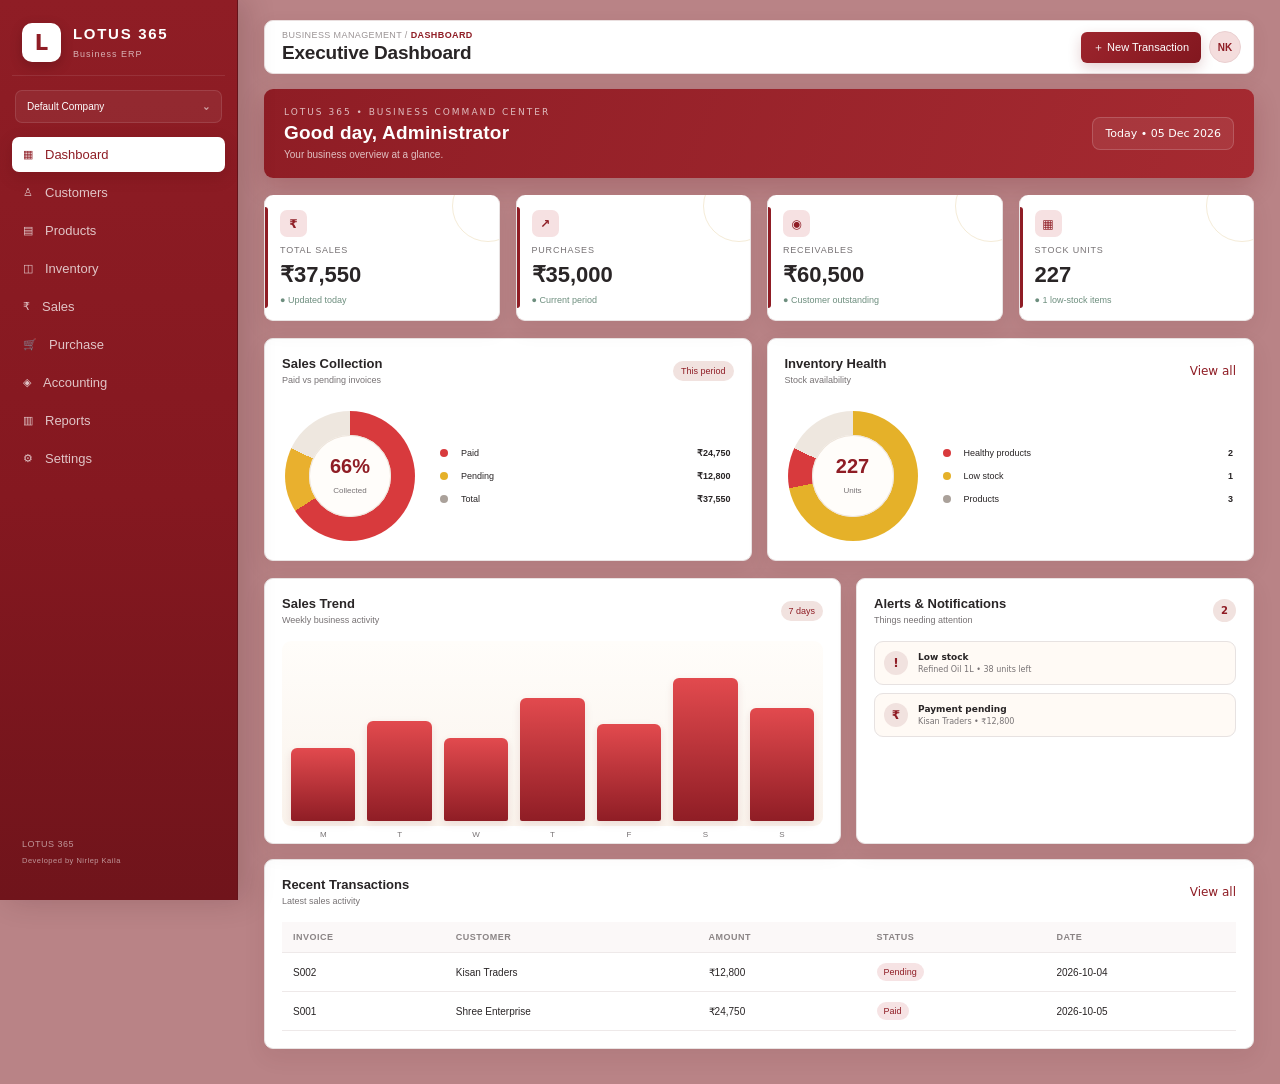
<file: index.html>
<!doctype html>
<html lang="en">
<head>
<meta charset="UTF-8"><meta name="viewport" content="width=device-width,initial-scale=1">
<title>LOTUS 365 ERP</title>
<link rel="stylesheet" href="style.css">
</head>
<body>
<div id="app">
<aside class="sidebar">
  <div class="brand"><div class="logo">L</div><div><b>LOTUS 365</b><span>Business ERP</span></div></div>
  <div class="company"><span>Default Company</span><strong>⌄</strong></div>
  <nav id="nav">
    <button class="active" data-page="dashboard">▦ <span>Dashboard</span></button>
    <button data-page="customers">♙ <span>Customers</span></button>
    <button data-page="products">▤ <span>Products</span></button>
    <button data-page="inventory">◫ <span>Inventory</span></button>
    <button data-page="sales">₹ <span>Sales</span></button>
    <button data-page="purchase">🛒 <span>Purchase</span></button>
    <button data-page="accounting">◈ <span>Accounting</span></button>
    <button data-page="reports">▥ <span>Reports</span></button>
    <button data-page="settings">⚙ <span>Settings</span></button>
  </nav>
  <div class="sidebar-foot">LOTUS 365<br><small>Developed by Nirlep Kaila</small></div>
</aside>
<main class="main">
<header><div><div class="crumb">Business Management / <b id="pageName">Dashboard</b></div><h1 id="title">Executive Dashboard</h1></div><div class="head-actions"><button id="quickAdd" class="primary">＋ New Transaction</button><div class="avatar">NK</div></div></header>
<section id="content"></section>
</main>
</div>
<div id="modal" class="modal hidden"><div class="modal-card"><div class="modal-head"><h2 id="modalTitle">New Record</h2><button id="closeModal">×</button></div><form id="recordForm"></form></div></div>
<script src="app.js"></script>
</body></html>
</file>
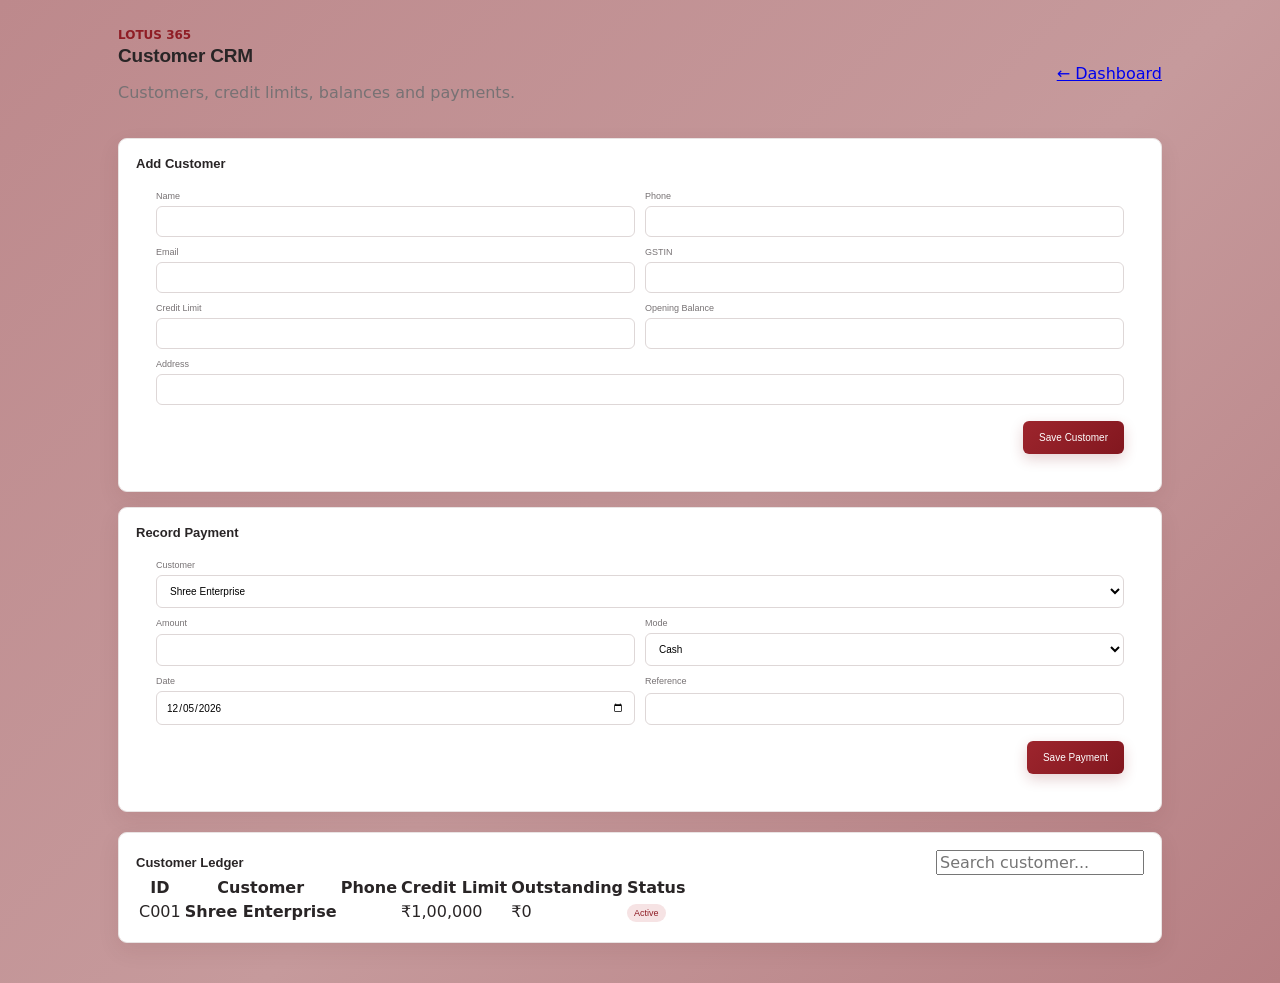
<file: crm.html>
<!doctype html><html><head><meta charset="utf-8"><meta name="viewport" content="width=device-width,initial-scale=1"><title>LOTUS 365 CRM</title><link rel="stylesheet" href="style.css"></head><body><main style="max-width:1100px;margin:auto;padding:28px"><div style="display:flex;justify-content:space-between;align-items:center;gap:15px"><div><div style="color:var(--red);font-size:12px;font-weight:800">LOTUS 365</div><h1 style="margin:3px 0">Customer CRM</h1><p style="color:var(--muted)">Customers, credit limits, balances and payments.</p></div><a class="button" href="index.html">← Dashboard</a></div><div class="grid-2" style="margin-top:20px"><section class="card section"><h3>Add Customer</h3><form id="customerForm" class="form"><div class="field"><label>Name</label><input id="name" required></div><div class="field"><label>Phone</label><input id="phone"></div><div class="field"><label>Email</label><input id="email" type="email"></div><div class="field"><label>GSTIN</label><input id="gstin"></div><div class="field"><label>Credit Limit</label><input id="creditLimit" type="number" min="0"></div><div class="field"><label>Opening Balance</label><input id="openingBalance" type="number"></div><div class="field full"><label>Address</label><input id="address"></div><div class="form-actions"><button class="primary">Save Customer</button></div></form></section><section class="card section"><h3>Record Payment</h3><form id="paymentForm" class="form"><div class="field full"><label>Customer</label><select id="customerId"></select></div><div class="field"><label>Amount</label><input id="amount" type="number" min="1" required></div><div class="field"><label>Mode</label><select id="mode"><option>Cash</option><option>Bank</option><option>UPI</option><option>Cheque</option></select></div><div class="field"><label>Date</label><input id="date" type="date"></div><div class="field"><label>Reference</label><input id="reference"></div><div class="form-actions"><button class="primary">Save Payment</button></div></form></section></div><section class="card section" style="margin-top:20px"><div style="display:flex;justify-content:space-between;align-items:center"><h3>Customer Ledger</h3><input id="search" placeholder="Search customer..." style="max-width:250px"></div><div class="table-wrap"><table><thead><tr><th>ID</th><th>Customer</th><th>Phone</th><th>Credit Limit</th><th>Outstanding</th><th>Status</th></tr></thead><tbody id="rows"></tbody></table></div></section><div id="msg" style="margin-top:12px;color:var(--green);font-size:13px"></div></main><script src="crm.js"></script><script>function render(){const q=search.value.toLowerCase();const d=lotusCRM.load();customerId.innerHTML=d.customers.map(c=>'<option value="'+c.id+'">'+c.name+'</option>').join('');rows.innerHTML=d.customers.filter(c=>c.name.toLowerCase().includes(q)||c.id.toLowerCase().includes(q)).map(c=>{const b=lotusCRM.balance(c.id);return '<tr><td>'+c.id+'</td><td><b>'+c.name+'</b></td><td>'+c.phone+'</td><td>₹'+c.creditLimit.toLocaleString('en-IN')+'</td><td>₹'+b.toLocaleString('en-IN')+'</td><td><span class="badge">'+(b>c.creditLimit&&c.creditLimit>0?'Over Limit':'Active')+'</span></td></tr>'}).join('')}customerForm.onsubmit=e=>{e.preventDefault();lotusCRM.addCustomer({name:name.value,phone:phone.value,email:email.value,gstin:gstin.value,creditLimit:creditLimit.value,openingBalance:openingBalance.value,address:address.value});e.target.reset();msg.textContent="Customer saved successfully.";render()};paymentForm.onsubmit=e=>{e.preventDefault();lotusCRM.addPayment({customerId:customerId.value,amount:amount.value,mode:mode.value,date:date.value,reference:reference.value});e.target.reset();msg.textContent="Payment recorded successfully.";render()};search.oninput=render;date.value=new Date().toISOString().slice(0,10);render()</script></body></html>
</file>
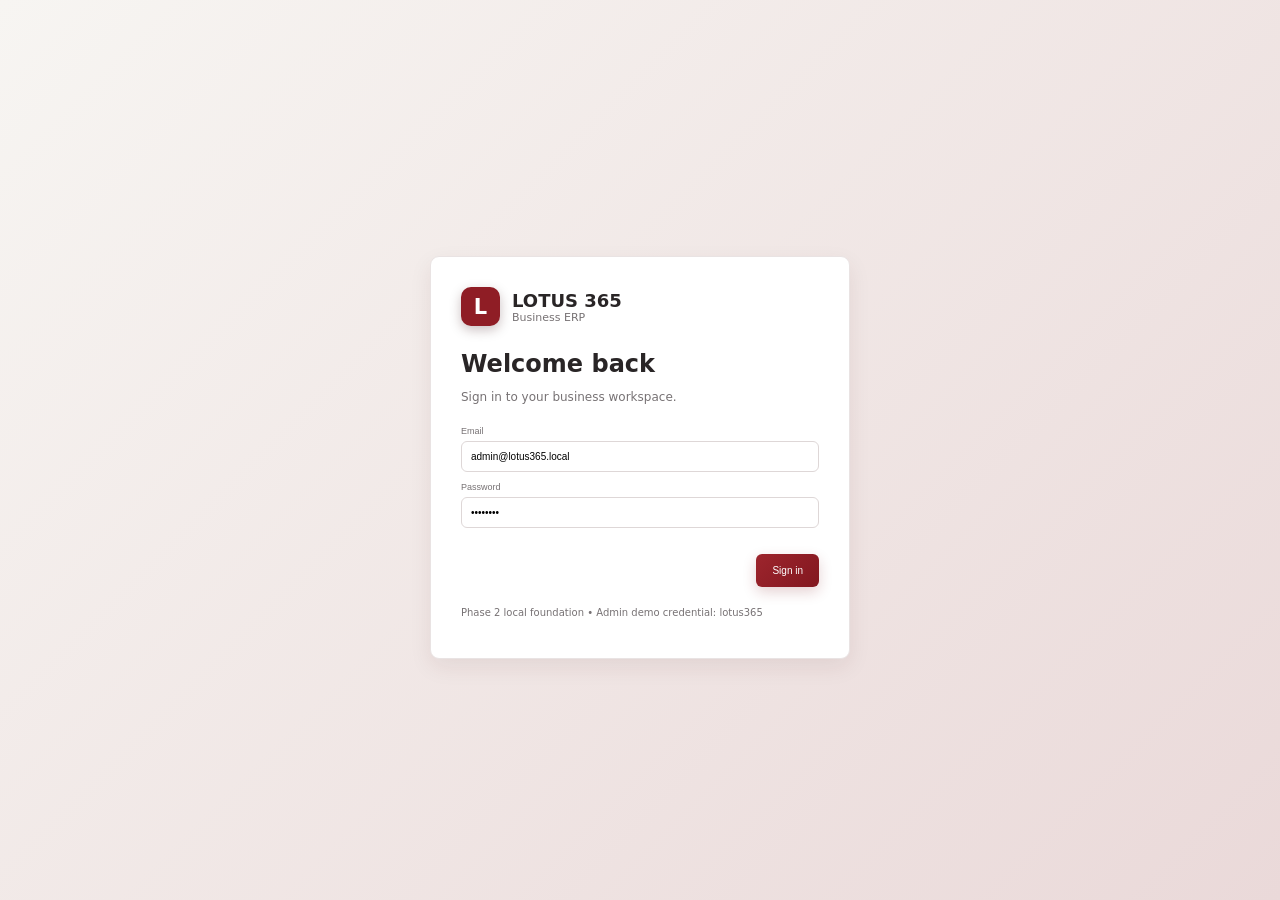
<file: login.html>
<!doctype html><html><head><meta charset="utf-8"><meta name="viewport" content="width=device-width,initial-scale=1"><title>LOTUS 365 — Sign in</title><link rel="stylesheet" href="style.css"></head><body><div style="min-height:100vh;display:grid;place-items:center;padding:20px;background:linear-gradient(135deg,#f7f5f2,#ead9d9)"><div class="card section" style="width:min(420px,100%);padding:30px"><div style="display:flex;align-items:center;gap:12px;margin-bottom:24px"><div class="logo" style="background:var(--red);color:#fff">L</div><div><b style="font-size:18px">LOTUS 365</b><div style="font-size:11px;color:var(--muted)">Business ERP</div></div></div><h2 style="margin:0 0 6px">Welcome back</h2><p style="color:var(--muted);font-size:12px;margin-bottom:22px">Sign in to your business workspace.</p><form id="login" class="form" style="padding:0"><div class="field full"><label>Email</label><input id="email" type="email" value="admin@lotus365.local" required></div><div class="field full"><label>Password</label><input id="password" type="password" value="lotus365" required></div><div id="err" class="danger" style="grid-column:1/-1;font-size:12px"></div><div class="form-actions"><button class="primary">Sign in</button></div></form><p style="font-size:10px;color:var(--muted);margin-top:20px">Phase 2 local foundation • Admin demo credential: lotus365</p></div></div><script src="phase2-core.js"></script><script>document.getElementById("login").onsubmit=e=>{e.preventDefault();const r=lotusCore.login(email.value,password.value);if(r.ok)location.href="index.html";else err.textContent=r.message}</script></body></html>
</file>
<file: style.css>
:root{--red:#7b1820;--red2:#98232b;--coral:#d83a3d;--gold:#c99a3b;--gold2:#e4c77d;--bg:#f4f0e9;--card:#fffdfa;--text:#292321;--muted:#766f69;--line:#ded6cc;--green:#286b4d;--shadow:0 10px 30px rgba(60,40,30,.09);--shadow2:0 20px 55px rgba(60,30,25,.13)}*{box-sizing:border-box}body{margin:0;font-family:Georgia,"Times New Roman",serif;background:radial-gradient(circle at top right,#fffaf2 0,#f4f0e9 42%,#eee7de 100%);color:var(--text)}button,input,select{font:inherit}.sidebar{position:fixed;inset:0 auto 0 0;width:255px;background:linear-gradient(180deg,#77161e,#551017 70%,#3e0c12);color:#fff;padding:24px 15px;display:flex;flex-direction:column;box-shadow:8px 0 35px rgba(50,10,15,.16)}.brand{display:flex;align-items:center;gap:12px;padding:0 10px 23px}.logo{width:43px;height:43px;border-radius:12px;background:linear-gradient(145deg,#fff,#eee2d4);color:var(--red);display:grid;place-items:center;font-weight:900;font-size:24px;box-shadow:0 5px 15px #0003}.brand b{display:block;letter-spacing:2px;font-size:16px}.brand span{font-size:10px;opacity:.65;letter-spacing:1px}.company{border:1px solid #ffffff22;background:#ffffff0d;border-radius:10px;padding:12px;margin:0 4px 18px;display:flex;justify-content:space-between;font-size:12px}.company strong{opacity:.55}nav{display:grid;gap:5px}nav button{border:0;background:transparent;color:#fff;text-align:left;padding:12px 13px;border-radius:9px;cursor:pointer;display:flex;gap:12px;align-items:center;opacity:.72;transition:.2s}nav button:hover,nav button.active{background:linear-gradient(90deg,#ffffff18,#ffffff08);opacity:1}nav button.active{box-shadow:inset 3px 0 var(--gold2),0 4px 15px #0002}nav button span{font-size:13px}.sidebar-foot{margin-top:auto;padding:14px 10px;color:#fff;font-size:10px;opacity:.55;letter-spacing:.5px}.main{margin-left:255px;min-height:100vh;padding:28px 34px}header{display:flex;justify-content:space-between;align-items:center;margin-bottom:25px}.crumb{font-size:10px;color:var(--muted);margin-bottom:7px;text-transform:uppercase;letter-spacing:1.5px}h1{margin:0;font-size:28px;font-weight:700;letter-spacing:-.4px}.head-actions{display:flex;gap:10px;align-items:center}.primary{background:linear-gradient(135deg,var(--red2),var(--red));color:#fff;border:0;border-radius:8px;padding:11px 16px;cursor:pointer;box-shadow:0 6px 18px #77161e2e}.avatar{width:39px;height:39px;border-radius:50%;background:#eadbd0;color:var(--red);display:grid;place-items:center;font-size:12px;font-weight:700;border:1px solid #d6c5b7}.grid{display:grid;grid-template-columns:repeat(4,1fr);gap:16px}.card{background:rgba(255,253,250,.94);border:1px solid var(--line);border-radius:13px;box-shadow:var(--shadow)}.kpi{padding:19px;position:relative;overflow:hidden}.kpi:after{content:"";position:absolute;width:70px;height:70px;border:1px solid #c99a3b33;border-radius:50%;right:-25px;top:-25px}.kpi .label{font-size:11px;color:var(--muted);text-transform:uppercase;letter-spacing:1px}.kpi .value{font-size:26px;font-weight:700;margin:8px 0}.up{color:var(--green);font-size:11px}.section{margin-top:19px;padding:21px}.section-head{display:flex;align-items:center;justify-content:space-between;margin-bottom:16px}.section h3{margin:0;font-size:16px}.link{color:var(--red);font-size:12px;cursor:pointer}.table-wrap{overflow:auto}.table{width:100%;border-collapse:collapse;font-size:12px}.table th{text-align:left;color:var(--muted);font-weight:600;background:#f7f2eb}.table th,.table td{padding:13px;border-bottom:1px solid var(--line);white-space:nowrap}.badge{display:inline-block;padding:4px 8px;border-radius:20px;background:#f1e2df;color:var(--red);font-size:10px}.toolbar{display:flex;justify-content:space-between;gap:10px;margin-bottom:14px}.search{border:1px solid var(--line);background:#fffdfa;border-radius:8px;padding:10px 11px;width:260px}.btn{border:1px solid var(--line);background:#fffdfa;border-radius:8px;padding:9px 13px;cursor:pointer}.btn:hover{background:#f7f0e8}.chart{height:210px;display:flex;align-items:end;gap:12px;padding:20px 10px 5px}.bar{flex:1;background:linear-gradient(#d83a3d,#7b1820);border-radius:6px 6px 2px 2px;min-width:20px;position:relative;box-shadow:0 4px 10px #7b182022}.bar i{position:absolute;bottom:-18px;left:50%;font-style:normal;font-size:9px;color:var(--muted);transform:translateX(-50%)}.two{display:grid;grid-template-columns:1.5fr 1fr;gap:19px}.empty{text-align:center;color:var(--muted);padding:35px}.modal{position:fixed;inset:0;background:#21191acc;display:grid;place-items:center;padding:20px;z-index:5}.hidden{display:none}.modal-card{background:#fffdfa;width:min(560px,100%);border-radius:14px;box-shadow:var(--shadow2)}.modal-head{display:flex;justify-content:space-between;padding:19px 20px;border-bottom:1px solid var(--line)}.modal-head h2{font-size:17px;margin:0}.modal-head button{border:0;background:transparent;font-size:25px;cursor:pointer}.form{padding:20px;display:grid;grid-template-columns:1fr 1fr;gap:13px}.field{display:grid;gap:6px}.field.full{grid-column:1/-1}.field label{font-size:11px;color:var(--muted)}.field input,.field select{border:1px solid var(--line);border-radius:8px;padding:10px;background:#fffdfa;outline:none}.field input:focus,.field select:focus{border-color:var(--gold)}.form-actions{grid-column:1/-1;display:flex;justify-content:flex-end;gap:8px;margin-top:6px}.danger{color:#a52b31}.stat-list{display:grid;gap:12px}.stat-row{display:flex;justify-content:space-between;padding-bottom:10px;border-bottom:1px solid var(--line);font-size:12px}.settings{display:grid;gap:14px}.notice{padding:13px;border-radius:9px;background:#fbf0dc;border:1px solid #e6c98f;color:#73551e;font-size:12px}@media(max-width:850px){.sidebar{width:72px;padding:15px 8px}.brand div:not(.logo),.company,nav button span,.sidebar-foot{display:none}.brand{padding:5px 8px 20px}.main{margin-left:72px;padding:18px}.grid{grid-template-columns:1fr 1fr}.two{grid-template-columns:1fr}header{align-items:flex-start}.head-actions .primary{display:none}}@media(max-width:560px){.grid{grid-template-columns:1fr}.form{grid-template-columns:1fr}.field.full{grid-column:auto}.search{width:180px}h1{font-size:21px}}
/* Reference-inspired LOTUS 365 dashboard */
body:has(.dashboard-welcome){background:#b98386}
.dashboard-welcome{display:flex;justify-content:space-between;align-items:center;background:linear-gradient(135deg,#8d1d24,#a52a31);color:#fff;border-radius:14px;padding:22px 25px;margin-bottom:17px;box-shadow:0 12px 30px #64131a30}
.dashboard-welcome .eyebrow{font-size:9px;letter-spacing:2px;opacity:.7;margin-bottom:5px}
.dashboard-welcome h2{margin:0;font-size:22px;letter-spacing:.2px}
.dashboard-welcome p{margin:5px 0 0;font:12px Inter,system-ui,sans-serif;opacity:.72}
.dash-date{font:11px Inter,system-ui,sans-serif;border:1px solid #ffffff2b;background:#ffffff12;padding:9px 12px;border-radius:8px}
.dashboard-welcome~.grid{grid-template-columns:repeat(4,1fr)}
.kpi{border-top:3px solid var(--red);min-height:118px}
.kpi-icon{width:30px;height:30px;border-radius:8px;background:#f2dfdf;color:var(--red);display:grid;place-items:center;font:700 14px Inter,system-ui,sans-serif;margin-bottom:8px}
.dashboard-grid{display:grid;grid-template-columns:1fr 1fr;gap:17px;margin-top:17px}
.dashboard-grid.lower{grid-template-columns:1.45fr 1fr}
.dashboard-grid .section{margin-top:0}
.section-head small{display:block;color:var(--muted);font:10px Inter,system-ui,sans-serif;margin-top:4px}
.period-pill{font:10px Inter,system-ui,sans-serif;background:#f1e2df;color:var(--red);padding:6px 9px;border-radius:20px}
.donut-row{display:flex;align-items:center;gap:25px;padding:10px 3px 2px}
.donut{width:145px;height:145px;flex:0 0 145px;border-radius:50%;background:conic-gradient(#d83a3d 0 var(--paid),#e9b02e var(--paid) 82%,#eee7df 82% 100%);display:grid;place-items:center;position:relative}
.donut:after{content:'';position:absolute;width:91px;height:91px;background:#fffdfa;border-radius:50%;box-shadow:inset 0 0 0 1px #eee5dc}
.donut>div{position:relative;z-index:1;text-align:center}
.donut b{display:block;font:700 22px Georgia,serif;color:var(--red)}
.donut span{font:9px Inter,system-ui,sans-serif;color:var(--muted)}
.stock-donut{background:conic-gradient(#e5b129 0 72%,#d83a3d 72% 82%,#eee7df 82% 100%)}
.legend{flex:1;display:grid;gap:13px}
.legend>div{display:grid;grid-template-columns:14px 1fr auto;align-items:center;gap:7px;font:11px Inter,system-ui,sans-serif}
.legend b{font-size:11px;color:var(--text)}
.dot{width:8px;height:8px;border-radius:50%;display:block}
.dot.paid{background:#d83a3d}.dot.pending{background:#e5b129}.dot.total{background:#aaa19a}
.alert-count{min-width:23px;height:23px;border-radius:50%;display:grid;place-items:center;background:#f1e2df;color:var(--red);font:700 10px Inter,system-ui,sans-serif}
.alert-list{display:grid;gap:8px;margin-top:8px}
.alert-item{display:flex;gap:10px;align-items:center;border:1px solid var(--line);background:#fffaf5;border-radius:9px;padding:11px}
.alert-mark{width:27px;height:27px;border-radius:50%;display:grid;place-items:center;background:#f1e2df;color:var(--red);font:700 12px Inter,system-ui,sans-serif}
.alert-item b,.alert-item small{display:block}.alert-item b{font:600 11px Inter,system-ui,sans-serif}.alert-item small{font:10px Inter,system-ui,sans-serif;color:var(--muted);margin-top:3px}
.dashboard-grid .chart{background:linear-gradient(180deg,#fffdfa,#faf3ec);border-radius:9px}
@media(max-width:900px){.dashboard-grid,.dashboard-grid.lower{grid-template-columns:1fr}.dashboard-welcome{align-items:flex-start;gap:15px}.dashboard-welcome .dash-date{display:none}}
@media(max-width:560px){.dashboard-welcome h2{font-size:18px}.donut-row{gap:15px}.donut{width:120px;height:120px;flex-basis:120px}.donut:after{width:75px;height:75px}}


/* LOTUS 365 — Full software reference theme */
:root{--red:#8f1d25;--red2:#a62a31;--coral:#df3b40;--gold:#e4b52e;--gold2:#f0cf62;--pink:#bd898c;--pink2:#c99a9c;--bg:#f4f1f0;--card:#fff;--text:#292526;--muted:#777274;--line:#e7e2e1;--green:#2d8a62;--shadow:0 8px 22px rgba(72,29,31,.08);--shadow2:0 18px 45px rgba(72,29,31,.16)}
*{box-sizing:border-box}
html,body{min-height:100%;font-family:Inter,ui-sans-serif,system-ui,-apple-system,BlinkMacSystemFont,"Segoe UI",sans-serif}
body{background:linear-gradient(135deg,#bd898c 0%,#c69a9c 55%,#b77f83 100%);color:var(--text)}
#app{min-height:100vh}
.sidebar{width:238px;background:linear-gradient(180deg,#8f1d25 0%,#851820 55%,#70141b 100%);border-right:1px solid #64131a;box-shadow:8px 0 28px rgba(50,10,15,.18);padding:18px 12px}
.brand{height:58px;padding:7px 10px 15px;border-bottom:1px solid #ffffff18;margin-bottom:14px}
.logo{width:39px;height:39px;border-radius:10px;background:#fff;color:var(--red);box-shadow:0 4px 12px #30060a40;font-size:21px}
.brand b{font:800 15px Inter,sans-serif;letter-spacing:1.7px}.brand span{font:9px Inter,sans-serif;letter-spacing:1px;opacity:.65}
.company{background:#ffffff0f;border:1px solid #ffffff1c;border-radius:7px;padding:10px 11px;margin:0 3px 14px;font:10px Inter,sans-serif}
nav{gap:3px}
nav button{font:11px Inter,sans-serif;padding:10px 11px;border-radius:7px;opacity:.74;transition:.18s}
nav button:hover{background:#ffffff12;transform:translateX(1px);opacity:1}
nav button.active{background:#fff;color:var(--red);box-shadow:0 5px 15px #4b090f35;opacity:1}
.sidebar-foot{font:9px Inter,sans-serif;line-height:1.7}
.main{margin-left:238px;padding:20px 26px 35px;min-height:100vh}
header{height:54px;background:#fff;border-radius:9px;padding:8px 12px 8px 17px;margin-bottom:15px;box-shadow:0 5px 18px #5a222514;border:1px solid #eadfdf}
.crumb{font:9px Inter,sans-serif;color:#9a9394;letter-spacing:.4px;margin-bottom:2px}.crumb b{color:var(--red)}
h1{font:700 19px Inter,sans-serif;letter-spacing:-.2px}
.head-actions{gap:8px}.head-actions .primary{padding:8px 12px;font:11px Inter,sans-serif;border-radius:6px}.avatar{width:32px;height:32px;background:#f4dddd;border:1px solid #ead0d1;color:var(--red);font:700 10px Inter,sans-serif}
.card{background:#fff;border:1px solid #e9e3e3;border-radius:9px;box-shadow:var(--shadow)}
.section{padding:17px;margin-top:15px}
.kpi{padding:15px;min-height:108px;border-top:0;position:relative}.kpi:before{content:"";position:absolute;left:0;top:12px;bottom:12px;width:3px;background:var(--red);border-radius:0 4px 4px 0}
.kpi .label{font:9px Inter,sans-serif;letter-spacing:.8px}.kpi .value{font:700 22px Inter,sans-serif;margin:7px 0}.kpi-icon{width:27px;height:27px;border-radius:7px;background:#f6e1e2;color:var(--red);font-size:12px}
.up{font:9px Inter,sans-serif;color:#6d8e7e}
.section h3{font:600 13px Inter,sans-serif}.section-head small{font:9px Inter,sans-serif}
.table{font:10px Inter,sans-serif}.table th{font-size:9px;text-transform:uppercase;letter-spacing:.5px;background:#fbf8f8;color:#8a8485}.table th,.table td{padding:10px 11px;border-bottom:1px solid #eee9e9}
.badge{font:9px Inter,sans-serif;background:#f6e3e4;color:var(--red);padding:4px 7px}
.search,.btn,.field input,.field select{font:10px Inter,sans-serif;border-radius:6px;border-color:#ded7d7;background:#fff}
.primary{font:10px Inter,sans-serif;border-radius:6px;background:linear-gradient(135deg,#9d252d,#82171f);box-shadow:0 5px 14px #7c172033}
.form{gap:10px}.field{gap:5px}.field label{font:9px Inter,sans-serif}.field input,.field select{padding:9px}
.toolbar{margin-bottom:11px}
.modal{background:#4b171bbd;backdrop-filter:blur(3px)}.modal-card{border-radius:10px;box-shadow:var(--shadow2)}.modal-head{padding:15px 17px}.modal-head h2{font:700 14px Inter,sans-serif}.modal-head button{font-family:Inter}
.dashboard-welcome{border-radius:9px;padding:18px 20px;background:linear-gradient(110deg,#8f1d25,#a52a31);box-shadow:0 9px 24px #68141c38}
.dashboard-welcome h2{font:700 19px Inter,sans-serif}.dashboard-welcome p{font:10px Inter,sans-serif}
.dashboard-grid{gap:15px}.dashboard-grid.lower{gap:15px}
.period-pill{font:9px Inter,sans-serif;padding:5px 8px}
.donut{width:130px;height:130px;flex-basis:130px}
.donut:after{width:82px;height:82px}
.donut b{font:700 20px Inter,sans-serif}.donut span{font:8px Inter,sans-serif}
.legend>div{font:9px Inter,sans-serif}.legend b{font-size:9px}
.alert-item{padding:9px}.alert-item b{font-size:9px}.alert-item small{font-size:8px}.alert-mark{width:24px;height:24px}
.chart{height:185px;padding:18px 9px 5px}.bar{background:linear-gradient(#e24a4e,#8f1d25);box-shadow:0 3px 8px #7b18201c}.bar i{font:8px Inter,sans-serif}
.notice{font:10px Inter,sans-serif}
@media(max-width:850px){.sidebar{width:64px}.main{margin-left:64px;padding:14px}.brand div:not(.logo),.company,nav button span,.sidebar-foot{display:none}.brand{border:0}.grid{grid-template-columns:1fr 1fr}}
@media(max-width:560px){.main{padding:9px}.grid{grid-template-columns:1fr}header{height:auto;min-height:50px}.head-actions .primary{display:none}.dashboard-grid,.dashboard-grid.lower{grid-template-columns:1fr}}
</file>
